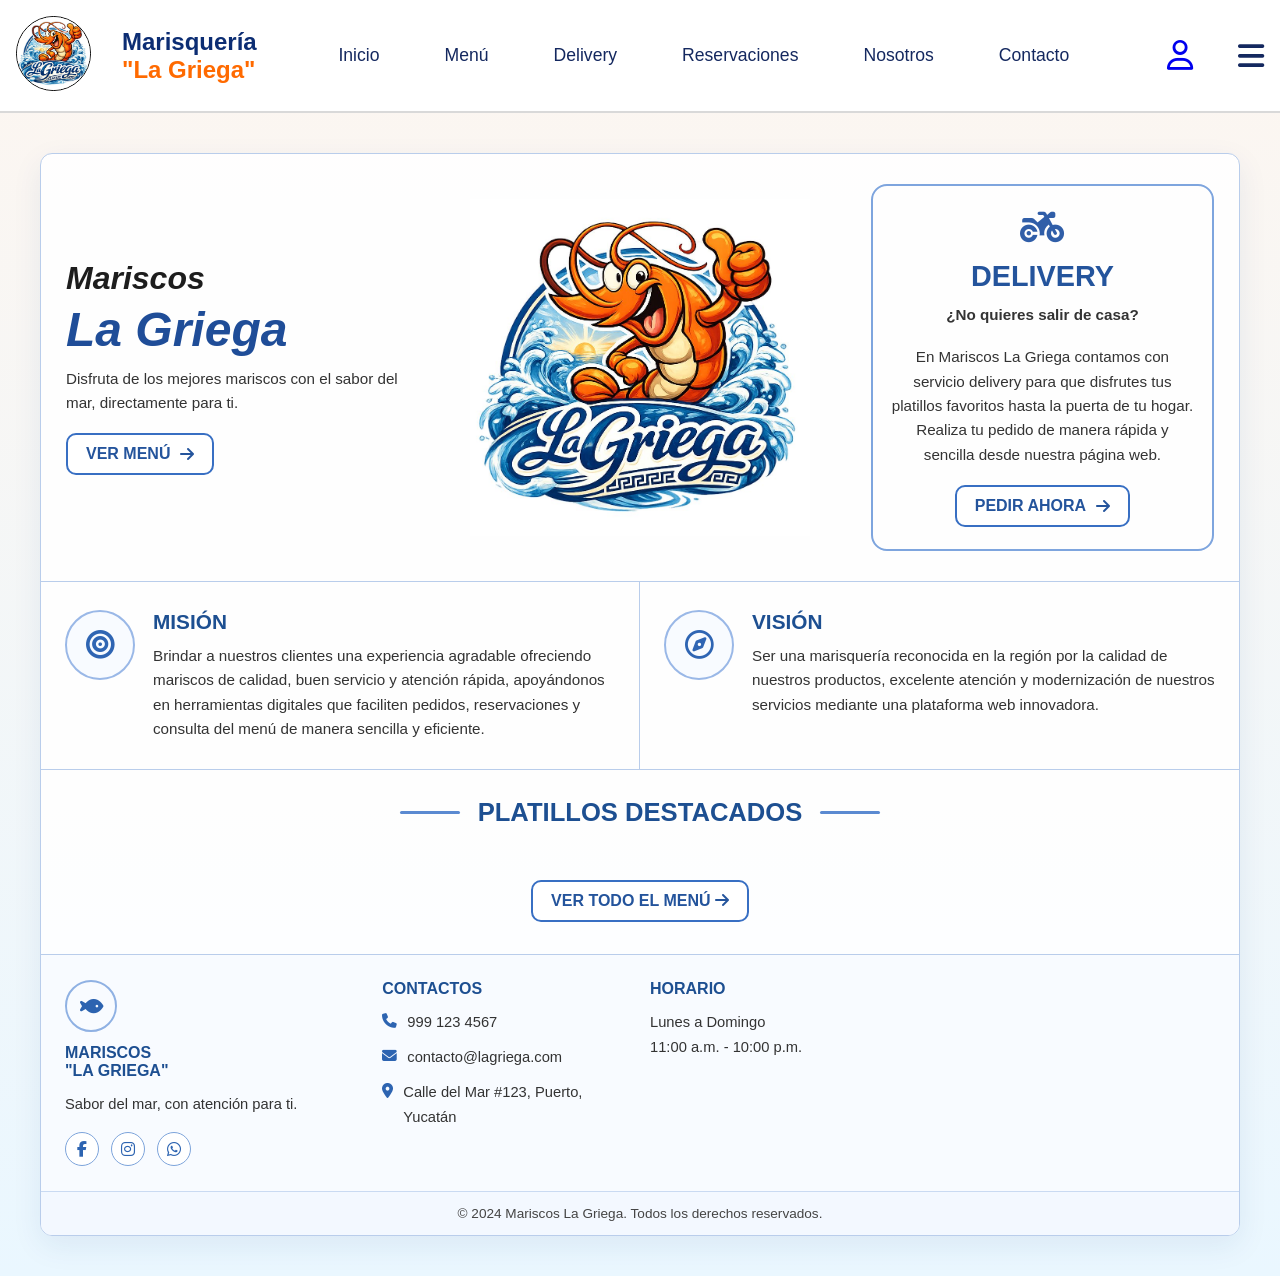
<file: index.html>
<!DOCTYPE html>
<html lang="es">
<head>
    <meta charset="UTF-8">
    <meta name="viewport" content="width=device-width, initial-scale=1.0">
    <title>Marisquería La Griega</title>

    <link rel="stylesheet" href="styles/style1.css">

    <!-- ICONOS -->
    <link rel="stylesheet" href="https://cdnjs.cloudflare.com/ajax/libs/font-awesome/6.5.1/css/all.min.css">
</head>
<body>

    <!-- ENCABEZADO -->
    <header class="header">
        <div class="logo">
            <a href="index.html" class="imgLogo">
                <img src="img/logoGriega.jpeg" alt="logoGriega">
            </a>
            <div class="titulo">
                <h1>Marisquería</h1>
                <h1>"La Griega"</h1>
            </div>
        </div>

        <ul>
            <li><a href="index.html">Inicio</a></li>
            <li><a href="menu.html">Menú</a></li>
            <li><a href="delivery.html">Delivery</a></li>
            <li><a href="reservaciones.html">Reservaciones</a></li>
            <li><a href="#">Nosotros</a></li>
            <li><a href="#">Contacto</a></li>
        </ul>

        <div class="iconos">
            <a href="Login.html"><i class="fa-regular fa-user"></i></a>
            <i class="fa-solid fa-bars"></i>
        </div>
    </header>

    <!--INICIO-->
    <main class="main-inicio">
        <!-- HERO -->
        <section class="hero-griega">
            <div class="hero-info">
                <h2>Mariscos</h2>
                <h1>La Griega</h1>
                <p>
                    Disfruta de los mejores mariscos con el sabor del mar,
                    directamente para ti.
                </p>
                <a href="menu.html" class="btn-outline">VER MENÚ <i class="fa-solid fa-arrow-right"></i></a>
            </div>
    
            <div class="hero-logo">
                <img src="img/logoGriega.jpeg" alt="Logo La Griega">
            </div>
    
            <div class="hero-delivery">
                <div class="delivery-icono">
                    <i class="fa-solid fa-motorcycle"></i>
                </div>
                <h3>DELIVERY</h3>
                <p class="delivery-subtitulo">¿No quieres salir de casa?</p>
                <p>
                    En Mariscos La Griega contamos con servicio delivery para que
                    disfrutes tus platillos favoritos hasta la puerta de tu hogar.
                    Realiza tu pedido de manera rápida y sencilla desde nuestra página web.
                </p>
                <a href="#" class="btn-outline">PEDIR AHORA <i class="fa-solid fa-arrow-right"></i></a>
            </div>
        </section>
    
        <!-- MISION Y VISION -->
        <section class="info-negocio">
            <article class="card-info">
                <div class="circulo-info">
                    <i class="fa-solid fa-bullseye"></i>
                </div>
                <div>
                    <h3>MISIÓN</h3>
                    <p>
                        Brindar a nuestros clientes una experiencia agradable ofreciendo
                        mariscos de calidad, buen servicio y atención rápida, apoyándonos
                        en herramientas digitales que faciliten pedidos, reservaciones
                        y consulta del menú de manera sencilla y eficiente.
                    </p>
                </div>
            </article>
    
            <article class="card-info">
                <div class="circulo-info">
                    <i class="fa-regular fa-compass"></i>
                </div>
                <div>
                    <h3>VISIÓN</h3>
                    <p>
                        Ser una marisquería reconocida en la región por la calidad
                        de nuestros productos, excelente atención y modernización de
                        nuestros servicios mediante una plataforma web innovadora.
                    </p>
                </div>
            </article>
        </section>

        <!-- PLATILLOS DESTACADOS -->
        <section class="platillos-destacados">
            <div class="titulo-seccion">
                <span></span>
                <h2>PLATILLOS DESTACADOS</h2>
                <span></span>
            </div>

            <div class="grid-platillos" id="grid-platillos">
                <!-- Los platillos se cargarán desde Supabase -->
            </div>

            <a href="menu.html" class="btn-outline centro">VER TODO EL MENÚ <i class="fa-solid fa-arrow-right"></i></a>
        </section>
    
        <!-- FOOTER INFO -->
        <section class="footer-info">
            <div class="footer-col">
                <div class="footer-logo-mini">
                    <i class="fa-solid fa-fish"></i>
                </div>
                <h4>MARISCOS<br>"LA GRIEGA"</h4>
                <p>Sabor del mar, con atención para ti.</p>
                <div class="redes">
                    <a href="#"><i class="fa-brands fa-facebook-f"></i></a>
                    <a href="#"><i class="fa-brands fa-instagram"></i></a>
                    <a href="#"><i class="fa-brands fa-whatsapp"></i></a>
                </div>
            </div>
    
            <div class="footer-col">
                <h4>CONTACTOS</h4>
                <ul class="lista-contacto">
                    <li><i class="fa-solid fa-phone"></i> 999 123 4567</li>
                    <li><i class="fa-solid fa-envelope"></i> contacto@lagriega.com</li>
                    <li><i class="fa-solid fa-location-dot"></i> Calle del Mar #123, Puerto, Yucatán</li>
                </ul>
            </div>
    
            <div class="footer-col">
                <h4>HORARIO</h4>
                <p>Lunes a Domingo</p>
                <p>11:00 a.m. - 10:00 p.m.</p>
            </div>
        </section>
    
        <div class="copy">
            <p>© 2024 Mariscos La Griega. Todos los derechos reservados.</p>
        </div>
    </main>

    <script type="module" src="js/index.js"></script>
</body>
</html>
</file>
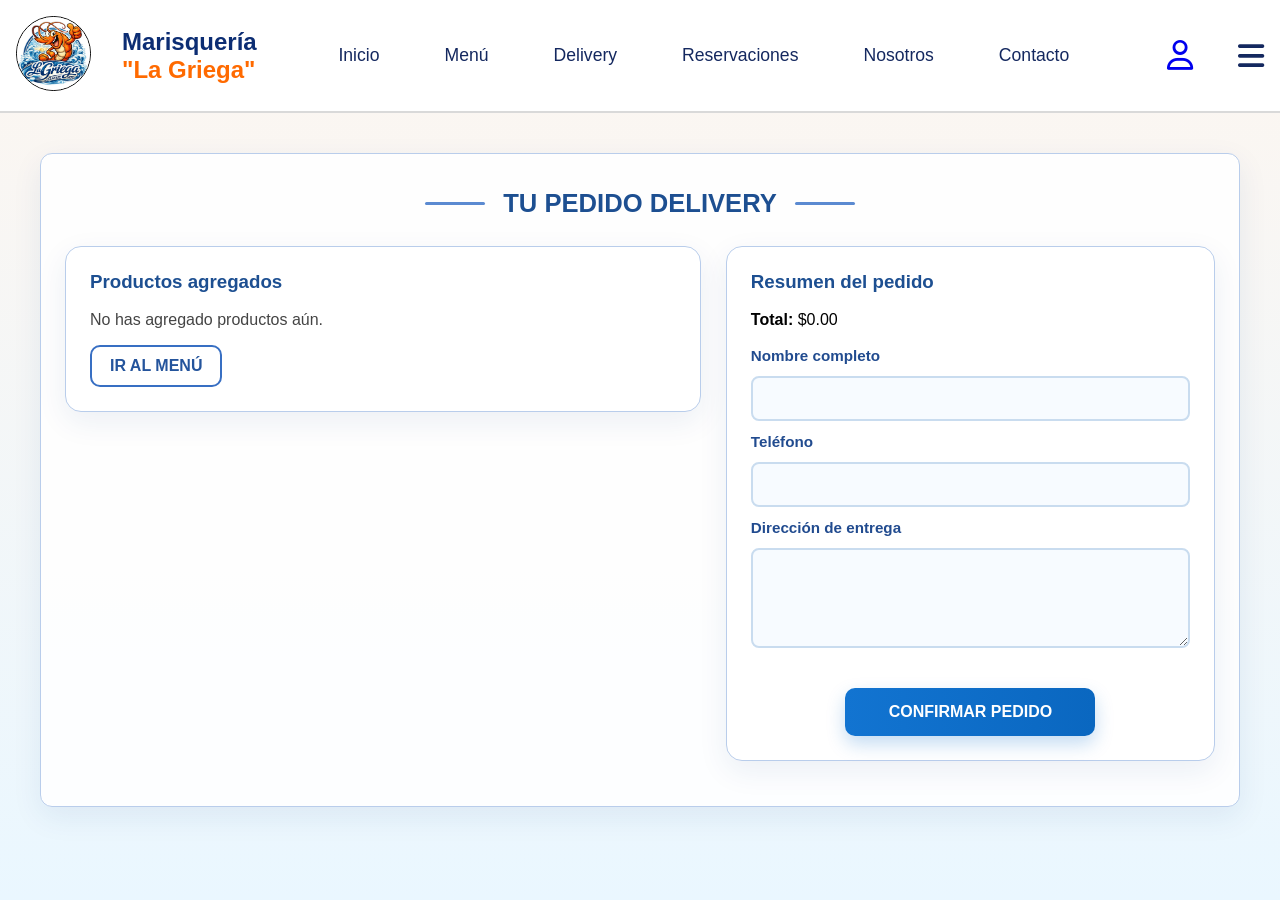
<file: delivery.html>
<!DOCTYPE html>
<html lang="es">
<head>
    <meta charset="UTF-8">
    <meta name="viewport" content="width=device-width, initial-scale=1.0">
    <title>Delivery | Marisquería La Griega</title>

    <link rel="stylesheet" href="styles/style1.css">
    <link rel="stylesheet" href="https://cdnjs.cloudflare.com/ajax/libs/font-awesome/6.5.1/css/all.min.css">
</head>
<body>

    <header class="header">
        <div class="logo">
            <a href="index.html" class="imgLogo">
                <img src="img/logoGriega.jpeg" alt="logoGriega">
            </a>
            <div class="titulo">
                <h1>Marisquería</h1>
                <h1>"La Griega"</h1>
            </div>
        </div>

        <ul>
            <li><a href="index.html">Inicio</a></li>
            <li><a href="menu.html">Menú</a></li>
            <li><a href="delivery.html">Delivery</a></li>
            <li><a href="reservaciones.html">Reservaciones</a></li>
            <li><a href="#">Nosotros</a></li>
            <li><a href="#">Contacto</a></li>
        </ul>

        <div class="iconos">
            <a href="Login.html"><i class="fa-regular fa-user"></i></a>
            <i class="fa-solid fa-bars"></i>
        </div>
    </header>

    <main class="main-inicio">
        <section class="seccion-delivery">
            <div class="titulo-seccion">
                <span></span>
                <h2>TU PEDIDO DELIVERY</h2>
                <span></span>
            </div>

            <div class="contenedor-delivery">
                <div class="pedido-lista">
                    <h3>Productos agregados</h3>
                    <div id="lista-pedido"></div>
                </div>

                <div class="resumen-pedido">
                    <h3>Resumen del pedido</h3>
                    <p><strong>Total:</strong> <span id="total-pedido">$0.00</span></p>

                    <form id="form-delivery" class="form-delivery">
                        <label for="nombre-cliente">Nombre completo</label>
                        <input type="text" id="nombre-cliente" required>

                        <label for="telefono-cliente">Teléfono</label>
                        <input type="text" id="telefono-cliente" required>

                        <label for="direccion-cliente">Dirección de entrega</label>
                        <textarea id="direccion-cliente" rows="4" required></textarea>

                        <button type="submit" class="btn-principal">CONFIRMAR PEDIDO</button>
                    </form>
                </div>
            </div>
        </section>
    </main>

    <script type="module" src="js/delivery.js"></script>
</body>
</html>
</file>
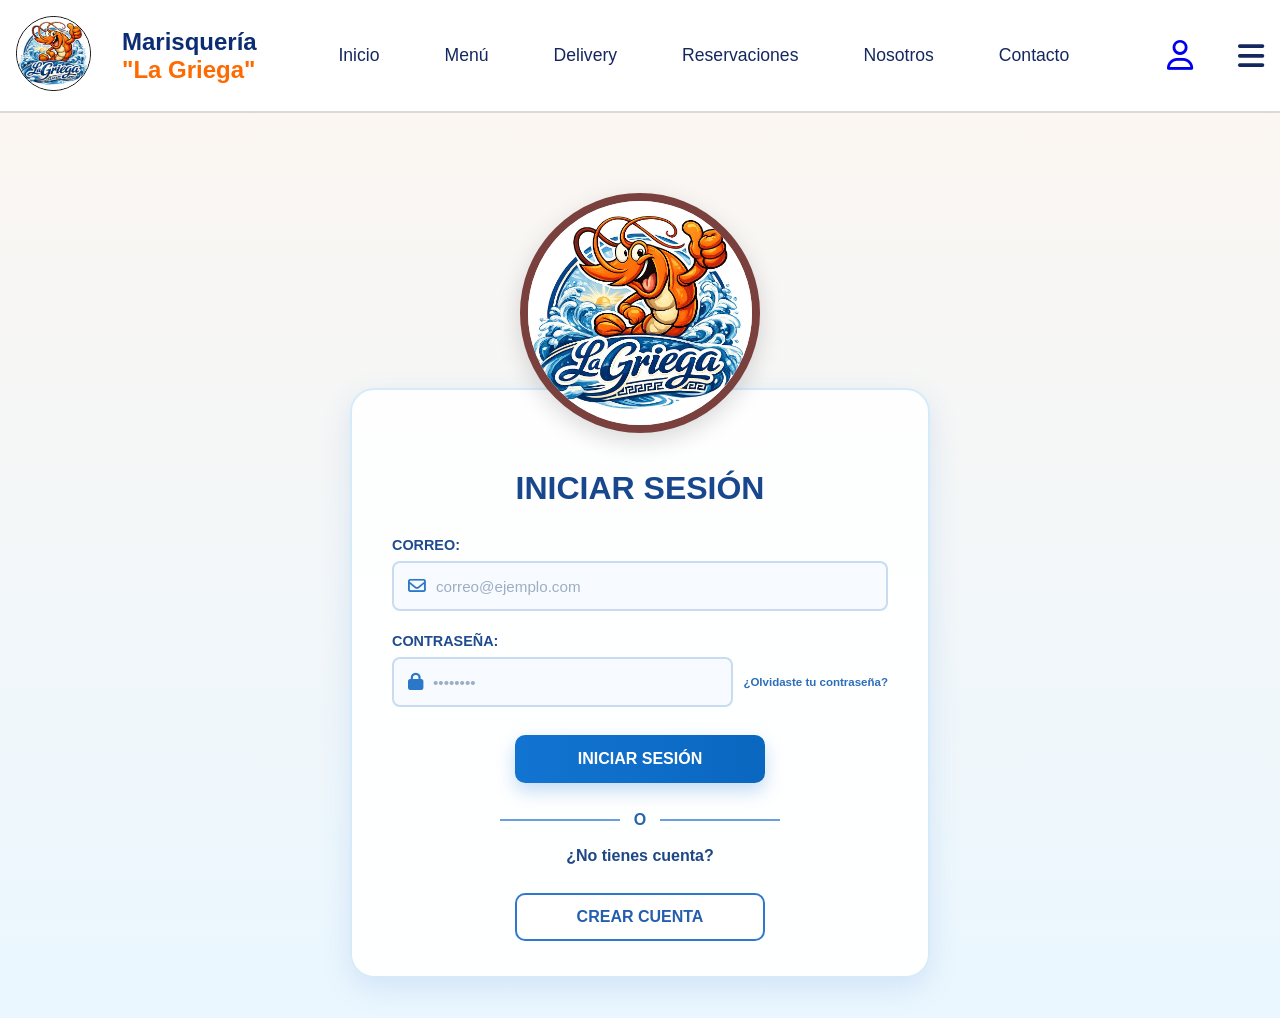
<file: Login.html>
<!DOCTYPE html>
<html lang="es">
<head>
    <meta charset="UTF-8">
    <meta name="viewport" content="width=device-width, initial-scale=1.0">
    <title>Marisquería La Griega</title>

    <link rel="stylesheet" href="styles/style1.css">

    <!-- ICONOS -->
    <link rel="stylesheet" href="https://cdnjs.cloudflare.com/ajax/libs/font-awesome/6.5.1/css/all.min.css">
</head>
<body>

    <!-- ENCABEZADO -->
    <header class="header">
        <div class="logo">
            <a href="index.html" class="imgLogo">
                <img src="img/logoGriega.jpeg" alt="logoGriega">
            </a>
            <div class="titulo">
                <h1>Marisquería</h1>
                <h1>"La Griega"</h1>
            </div>
        </div>

        <ul>
            <li><a href="index.html">Inicio</a></li>
            <li><a href="menu.html">Menú</a></li>
            <li><a href="delivery.html">Delivery</a></li>
            <li><a href="reservaciones.html">Reservaciones</a></li>
            <li><a href="#">Nosotros</a></li>
            <li><a href="#">Contacto</a></li>
        </ul>

        <div class="iconos">
            <a href="index.html"><i class="fa-regular fa-user"></i></a>
            <i class="fa-solid fa-bars"></i>
        </div>
    </header>

    <!-- INICIO DE SESIÓN -->
    <main class="pantalla-login">
        <div class="logo-circulo">
            <img src="img/logoGriega.jpeg" alt="Logo La Griega">
        </div>

        <section class="card-login">
            <div class="titulo-decorado">
                <h2> INICIAR SESIÓN</h2>
            </div>

            <form class="formulario">
                <label for="correo">CORREO:</label>
                <div class="input-icono">
                    <i class="fa-regular fa-envelope icono"></i>
                    <input type="email" id="correo" placeholder="correo@ejemplo.com">
                </div>

                <label for="password">CONTRASEÑA:</label>
                <div class="grupo-password">
                    <div class="input-icono">
                        <i class="fa-solid fa-lock icono"></i>
                        <input type="password" id="password" placeholder="••••••••">
                    </div>
                    <a href="#" class="link-ayuda">¿Olvidaste tu contraseña?</a>
                </div>

                <button type="submit" class="btn-principal">INICIAR SESIÓN</button>

                <div class="divisor">
                    <span></span>
                    <p>O</p>
                    <span></span>
                </div>

                <p class="texto-registro">¿No tienes cuenta?</p>
                <button type="button" class="btn-secundario">CREAR CUENTA</button>
            </form>
        </section>
    </main>

</body>
</html>
</file>
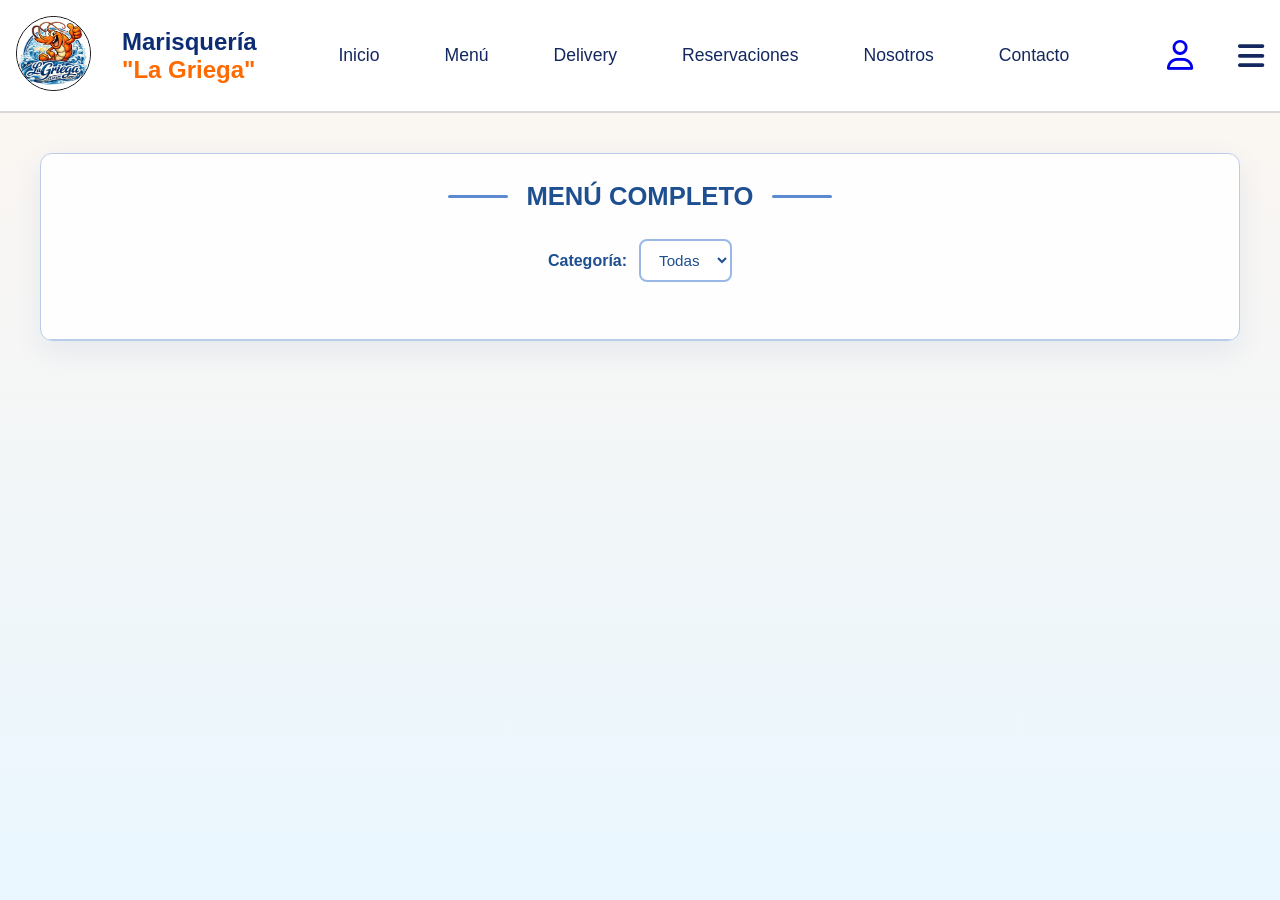
<file: menu.html>
<!DOCTYPE html>
<html lang="es">
<head>
    <meta charset="UTF-8">
    <meta name="viewport" content="width=device-width, initial-scale=1.0">
    <title>Menú | Marisquería La Griega</title>

    <link rel="stylesheet" href="styles/style1.css">

    <!-- ICONOS -->
    <link rel="stylesheet" href="https://cdnjs.cloudflare.com/ajax/libs/font-awesome/6.5.1/css/all.min.css">
</head>
<body>

    <!-- ENCABEZADO -->
    <header class="header">
        <div class="logo">
            <a href="index.html" class="imgLogo">
                <img src="img/logoGriega.jpeg" alt="logoGriega">
            </a>
            <div class="titulo">
                <h1>Marisquería</h1>
                <h1>"La Griega"</h1>
            </div>
        </div>

        <ul>
            <li><a href="index.html">Inicio</a></li>
            <li><a href="menu.html">Menú</a></li>
            <li><a href="delivery.html">Delivery</a></li>
            <li><a href="reservaciones.html">Reservaciones</a></li>
            <li><a href="#">Nosotros</a></li>
            <li><a href="#">Contacto</a></li>
        </ul>

        <div class="iconos">
            <a href="Login.html"><i class="fa-regular fa-user"></i></a>
            <i class="fa-solid fa-bars"></i>
        </div>
    </header>

    <main class="main-inicio">
        <section class="platillos-destacados">
            <div class="titulo-seccion">
                <span></span>
                <h2>MENÚ COMPLETO</h2>
                <span></span>
            </div>

            <div class="filtros-menu">
                <label for="filtro-categoria">Categoría:</label>
                <select id="filtro-categoria">
                    <option value="">Todas</option>
                </select>
            </div>

            <div class="grid-platillos" id="grid-menu-completo">
                <!-- Productos cargados desde Supabase -->
            </div>
        </section>
    </main>

    <script type="module" src="js/menu.js"></script>
</body>
</html>
</file>
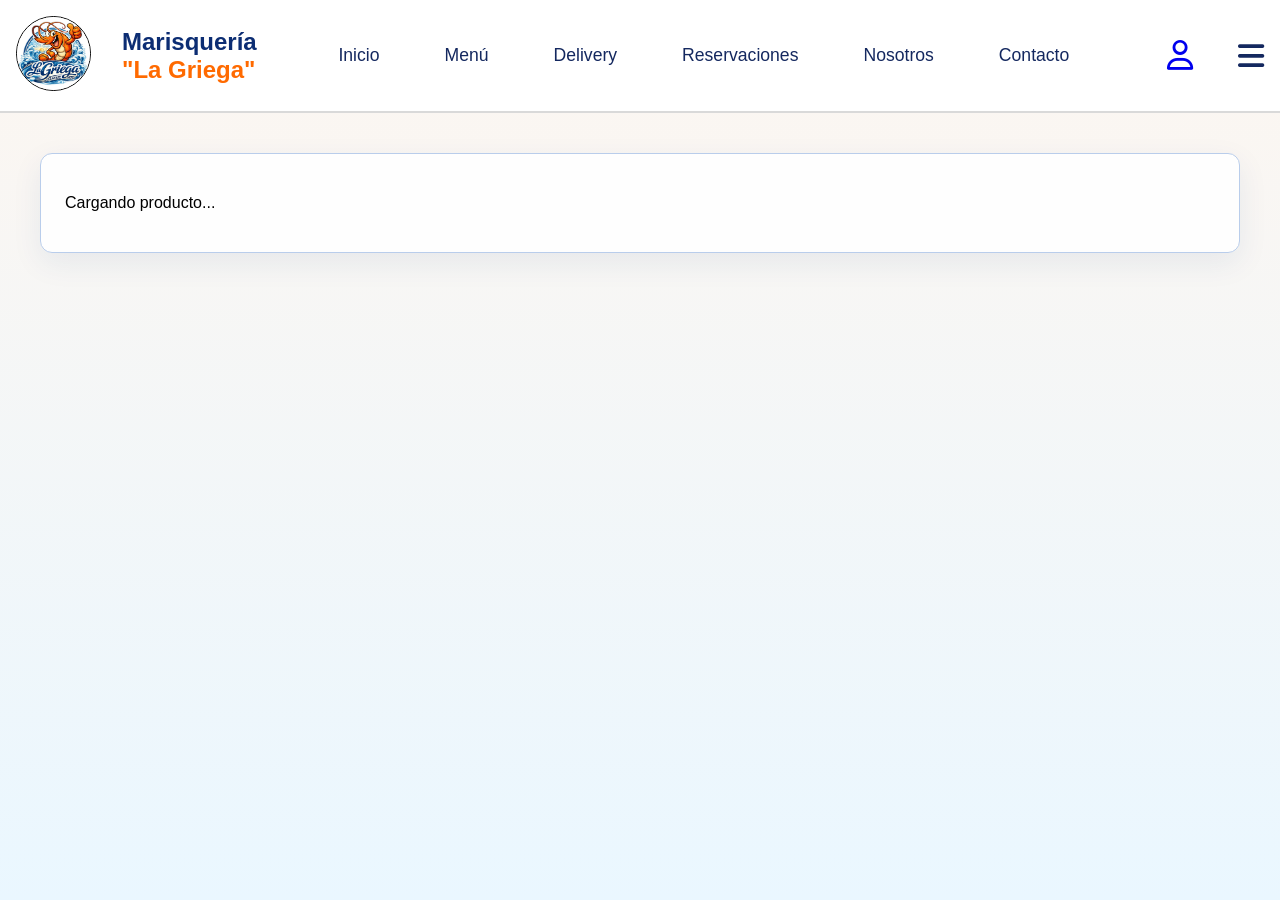
<file: producto.html>
<!DOCTYPE html>
<html lang="es">
<head>
    <meta charset="UTF-8">
    <meta name="viewport" content="width=device-width, initial-scale=1.0">
    <title>Detalle del producto | Marisquería La Griega</title>

    <link rel="stylesheet" href="styles/style1.css">

    <!-- ICONOS -->
    <link rel="stylesheet" href="https://cdnjs.cloudflare.com/ajax/libs/font-awesome/6.5.1/css/all.min.css">
</head>
<body>

    <!-- ENCABEZADO -->
    <header class="header">
        <div class="logo">
            <a href="index.html" class="imgLogo">
                <img src="img/logoGriega.jpeg" alt="logoGriega">
            </a>
            <div class="titulo">
                <h1>Marisquería</h1>
                <h1>"La Griega"</h1>
            </div>
        </div>

        <ul>
            <li><a href="index.html">Inicio</a></li>
            <li><a href="menu.html">Menú</a></li>
            <li><a href="delivery.html">Delivery</a></li>
            <li><a href="reservaciones.html">Reservaciones</a></li>
            <li><a href="#">Nosotros</a></li>
            <li><a href="#">Contacto</a></li>
        </ul>

        <div class="iconos">
            <a href="Login.html"><i class="fa-regular fa-user"></i></a>
            <i class="fa-solid fa-bars"></i>
        </div>
    </header>

    <main class="main-inicio">
        <section class="detalle-producto" id="detalle-producto">
            <p>Cargando producto...</p>
        </section>
    </main>

    <script type="module" src="js/producto.js"></script>
</body>
</html>
</file>
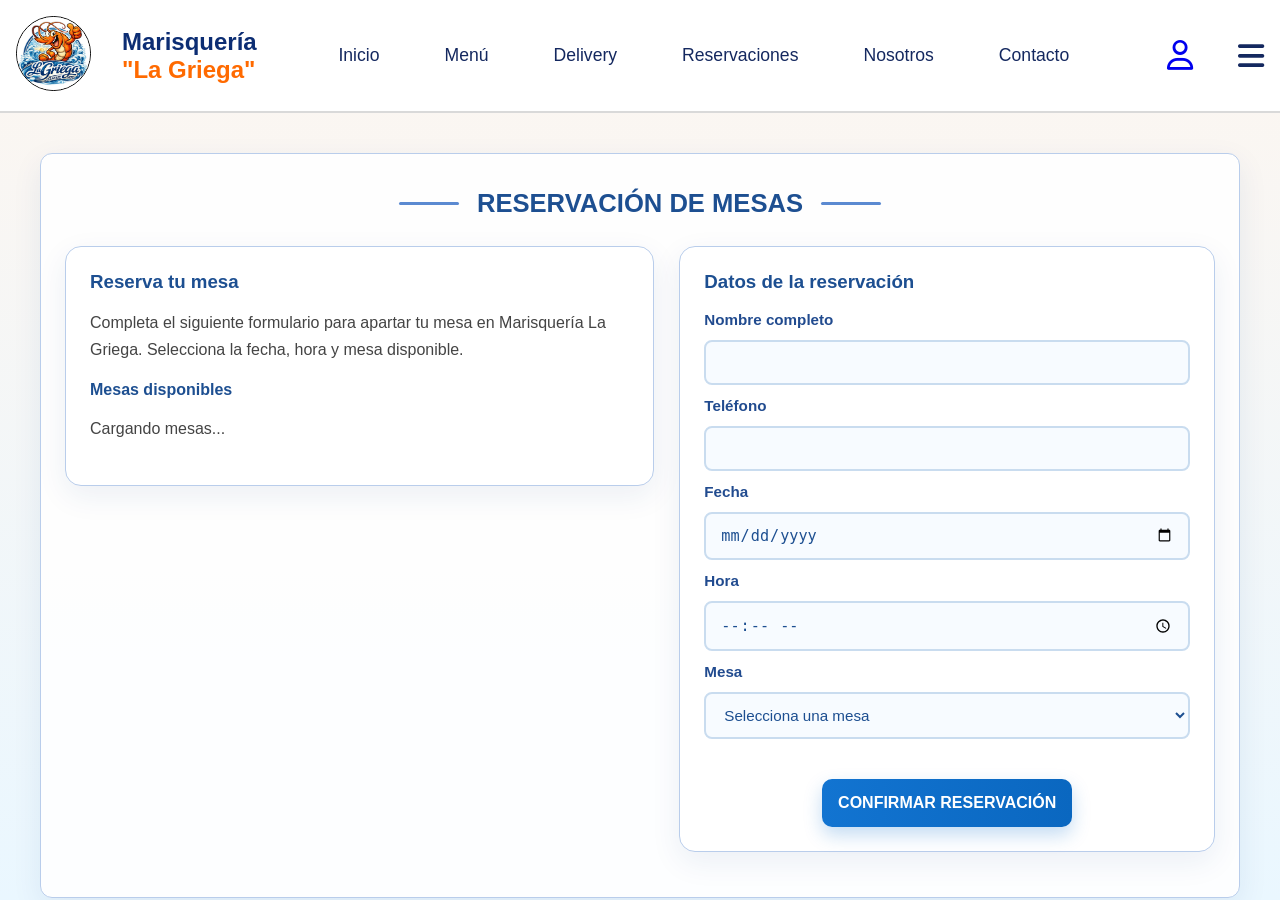
<file: reservaciones.html>
<!DOCTYPE html>
<html lang="es">
<head>
  <meta charset="UTF-8">
  <meta name="viewport" content="width=device-width, initial-scale=1.0">
  <title>Reservaciones | Marisquería La Griega</title>

  <link rel="stylesheet" href="styles/style1.css">
  <link rel="stylesheet" href="https://cdnjs.cloudflare.com/ajax/libs/font-awesome/6.5.1/css/all.min.css">
</head>
<body>

  <header class="header">
    <div class="logo">
      <a href="index.html" class="imgLogo">
        <img src="img/logoGriega.jpeg" alt="logoGriega">
      </a>
      <div class="titulo">
        <h1>Marisquería</h1>
        <h1>"La Griega"</h1>
      </div>
    </div>

    <ul>
      <li><a href="index.html">Inicio</a></li>
      <li><a href="menu.html">Menú</a></li>
      <li><a href="delivery.html">Delivery</a></li>
      <li><a href="reservaciones.html">Reservaciones</a></li>
      <li><a href="#">Nosotros</a></li>
      <li><a href="#">Contacto</a></li>
    </ul>

    <div class="iconos">
      <a href="login.html"><i class="fa-regular fa-user"></i></a>
      <i class="fa-solid fa-bars"></i>
    </div>
  </header>

  <main class="main-inicio">
    <section class="seccion-reservacion">
      <div class="titulo-seccion">
        <span></span>
        <h2>RESERVACIÓN DE MESAS</h2>
        <span></span>
      </div>

      <div class="contenedor-reservacion">
        <div class="info-reservacion">
          <h3>Reserva tu mesa</h3>
          <p>
            Completa el siguiente formulario para apartar tu mesa en Marisquería La Griega.
            Selecciona la fecha, hora y mesa disponible.
          </p>

          <div class="lista-mesas-box">
            <h4>Mesas disponibles</h4>
            <div id="lista-mesas" class="lista-mesas">
              <p>Cargando mesas...</p>
            </div>
          </div>
        </div>

        <div class="formulario-reservacion-box">
          <h3>Datos de la reservación</h3>

          <form id="form-reservacion" class="form-reservacion">
            <label for="nombre-reserva">Nombre completo</label>
            <input type="text" id="nombre-reserva" required>

            <label for="telefono-reserva">Teléfono</label>
            <input type="text" id="telefono-reserva" required>

            <label for="fecha-reserva">Fecha</label>
            <input type="date" id="fecha-reserva" required>

            <label for="hora-reserva">Hora</label>
            <input type="time" id="hora-reserva" required>

            <label for="mesa-reserva">Mesa</label>
            <select id="mesa-reserva" required>
              <option value="">Selecciona una mesa</option>
            </select>

            <button type="submit" class="btn-principal">CONFIRMAR RESERVACIÓN</button>
          </form>

          <div id="mensaje-reservacion"></div>
        </div>
      </div>
    </section>
  </main>

  <script type="module" src="js/reservaciones.js"></script>
</body>
</html>
</file>
<file: styles/style1.css>
*{
    margin: 0;
    padding: 0;
    box-sizing: border-box;
}

a{
    text-decoration: none;
}

body{
    background: linear-gradient(180deg, #fdf6f0 0%, #eaf7ff 100%);
    font-family: Arial, sans-serif;
    min-height: 100vh;
}

/* HEADER */
.header{
    background-color: white;
    padding: 1rem 0;
    display: flex;
    justify-content: space-between;
    align-items: center;
    border-bottom: 2px solid #d9d9d9;
}

.logo{
    display: flex;
    gap: 15px;
    align-items: center;
}

.logo img{
    width: 75px;
    height: 75px;
    max-width: 75px;
    margin: 0 1rem;
    border: 1px solid black;
    border-radius: 50%;
    object-fit: cover;
}

.titulo h1{
    color: #0c2d73;
    font-weight: bold;
    font-size: 1.5rem;
}

.titulo h1:last-child{
    color: #ff6a00;
}

.header ul{
    list-style: none;
    display: flex;
    padding: 1rem;
    gap: 45px;
}

.header ul li a{
    font-size: 1.1rem;
    color: #14285f;
    padding: 10px;
    transition: 0.3s;
}

.header ul li a:hover{
    border-bottom: 2px solid #14285f;
}

.iconos{
    display: flex;
    align-items: center;
    gap: 45px;
    color: #14285f;
    font-size: 30px;
    cursor: pointer;
    margin: 0 1rem;
}

/* LOGIN */
.pantalla-login{
    width: 100%;
    max-width: 580px;
    margin: 80px auto 40px;
    display: flex;
    flex-direction: column;
    align-items: center;
    position: relative;
}

.logo-circulo{
    width: 240px;
    height: 240px;
    border-radius: 50%;
    border: 8px solid #7a403d;
    overflow: hidden;
    background: #fff;
    display: flex;
    justify-content: center;
    align-items: center;
    margin-bottom: -45px;
    z-index: 2;
    box-shadow: 0 8px 25px rgba(0, 0, 0, 0.15);
}

.logo-circulo img{
    width: 100%;
    height: 100%;
    object-fit: cover;
}

.card-login{
    width: 100%;
    background: rgba(255, 255, 255, 0.95);
    border-radius: 24px;
    padding: 80px 40px 35px;
    border: 2px solid #d6ebfa;
    box-shadow: 0 10px 30px rgba(68, 124, 199, 0.15);
}

.titulo-decorado{
    display: flex;
    justify-content: center;
    align-items: center;
    gap: 16px;
    margin-bottom: 30px;
}

.titulo-decorado h2{
    color: #18478e;
    font-size: 2rem;
    font-weight: bold;
}

.formulario label{
    display: block;
    margin-bottom: 8px;
    font-size: 0.9rem;
    font-weight: bold;
    color: #214b8f;
}

.input-icono{
    display: flex;
    align-items: center;
    height: 50px;
    border: 2px solid #c9dcef;
    border-radius: 8px;
    background: #f7fbff;
    padding: 0 14px;
    margin-bottom: 22px;
}

.icono{
    color: #2b78c9;
    font-size: 1.1rem;
    margin-right: 10px;
}

.input-icono input{
    width: 100%;
    border: none;
    outline: none;
    background: transparent;
    font-size: 0.95rem;
    color: #1d4f91;
}

.input-icono input::placeholder{
    color: #9caec4;
}

.grupo-password{
    display: flex;
    align-items: center;
    gap: 10px;
}

.grupo-password .input-icono{
    flex: 1;
    margin-bottom: 0;
}

.link-ayuda{
    font-size: 0.72rem;
    color: #2d6eb9;
    font-weight: bold;
    white-space: nowrap;
}

.link-ayuda:hover{
    text-decoration: underline;
}

.btn-principal,
.btn-secundario{
    width: 100%;
    max-width: 250px;
    height: 48px;
    display: block;
    margin: 28px auto 0;
    border-radius: 10px;
    font-size: 1rem;
    font-weight: bold;
    cursor: pointer;
    transition: 0.3s ease;
}

.btn-principal{
    border: none;
    color: white;
    background: linear-gradient(90deg, #1274d1 0%, #0a67c0 100%);
    box-shadow: 0 8px 18px rgba(18, 116, 209, 0.25);
}

.btn-principal:hover{
    transform: translateY(-2px);
    filter: brightness(1.05);
}

.divisor{
    display: flex;
    align-items: center;
    justify-content: center;
    gap: 14px;
    margin: 28px 0 18px;
}

.divisor span{
    flex: 1;
    max-width: 120px;
    height: 2px;
    background: #6aa1dc;
}

.divisor p{
    color: #2a64aa;
    font-weight: bold;
}

.texto-registro{
    text-align: center;
    color: #1f4685;
    font-weight: bold;
    margin-bottom: 14px;
}

.btn-secundario{
    background: white;
    border: 2px solid #2e79cf;
    color: #245fae;
}

.btn-secundario:hover{
    background: #f3f9ff;
    transform: translateY(-2px);
}
/* ===== MAIN INICIO ===== */
.main-inicio{
    width: 95%;
    max-width: 1200px;
    margin: 40px auto;
    background: rgba(255,255,255,0.9);
    border: 1px solid #b9cdeb;
    border-radius: 12px;
    overflow: hidden;
    box-shadow: 0 10px 30px rgba(31, 70, 133, 0.08);
}

/* HERO */
.hero-griega{
    display: grid;
    grid-template-columns: 1fr 1.2fr 1fr;
    gap: 25px;
    align-items: center;
    padding: 30px 25px;
    border-bottom: 1px solid #b9cdeb;
}

.hero-info h2{
    font-size: 2rem;
    color: #1d1d1d;
    font-style: italic;
    margin-bottom: 5px;
}

.hero-info h1{
    font-size: 3rem;
    color: #1f4d98;
    margin-bottom: 10px;
    font-style: italic;
}


.hero-info p,
.hero-delivery p{
    color: #333;
    line-height: 1.6;
    font-size: 0.95rem;
    margin-bottom: 18px;
}

.hero-logo{
    display: flex;
    justify-content: center;
    align-items: center;
}

.hero-logo img{
    width: 100%;
    max-width: 340px;
    height: auto;
    object-fit: contain;
}

.hero-delivery{
    border: 2px solid #7ea5de;
    border-radius: 16px;
    padding: 22px 18px;
    text-align: center;
}

.delivery-icono{
    font-size: 2.2rem;
    color: #305ea8;
    margin-bottom: 12px;
}

.hero-delivery h3{
    color: #24549c;
    font-size: 1.8rem;
    margin-bottom: 10px;
}

.delivery-subtitulo{
    color: #24549c;
    font-weight: bold;
    margin-bottom: 10px;
}

/* BOTONES */
.btn-outline{
    display: inline-flex;
    align-items: center;
    gap: 10px;
    border: 2px solid #386fc3;
    color: #24549c;
    padding: 10px 18px;
    border-radius: 10px;
    font-weight: bold;
    transition: 0.3s ease;
    background: white;
}

.btn-outline:hover{
    background: #edf5ff;
    transform: translateY(-2px);
}

.btn-outline.centro{
    display: table;
    margin: 25px auto 0;
}

.btn-outline.pequeno{
    padding: 10px 14px;
    font-size: 0.9rem;
}

/* MISION Y VISION */
.info-negocio{
    display: grid;
    grid-template-columns: 1fr 1fr;
    border-bottom: 1px solid #b9cdeb;
}

.card-info{
    display: flex;
    gap: 18px;
    padding: 28px 24px;
    align-items: flex-start;
}

.card-info:first-child{
    border-right: 1px solid #b9cdeb;
}

.circulo-info{
    min-width: 70px;
    height: 70px;
    border: 2px solid #9ab8e7;
    border-radius: 50%;
    display: flex;
    justify-content: center;
    align-items: center;
    color: #2f65b3;
    font-size: 1.8rem;
    background: #f8fbff;
}

.card-info h3{
    color: #1d4f91;
    margin-bottom: 10px;
    font-size: 1.3rem;
}

.card-info p{
    color: #333;
    line-height: 1.6;
    font-size: 0.95rem;
}

/* PLATILLOS */
.platillos-destacados{
    padding: 28px 24px 32px;
    border-bottom: 1px solid #b9cdeb;
}

.titulo-seccion{
    display: flex;
    justify-content: center;
    align-items: center;
    gap: 18px;
    margin-bottom: 28px;
}

.titulo-seccion h2{
    color: #1d4f91;
    font-size: 1.6rem;
}

.titulo-seccion span{
    width: 60px;
    height: 3px;
    background: #5b8ad1;
    border-radius: 30px;
}

.grid-platillos{
    display: grid;
    grid-template-columns: repeat(5, 1fr);
    gap: 18px;
}

.platillo{
    text-align: center;
}

.img-placeholder{
    width: 100%;
    height: 140px;
    border: 2px solid #9ab8e7;
    background-color: #fff;
    border-radius: 6px;
    margin-bottom: 10px;
}

.platillo p{
    color: #1f4d98;
    font-weight: bold;
}

/* FOOTER INFO */
.footer-info{
    display: grid;
    grid-template-columns: 1.2fr 1fr 1.2fr 1fr;
    gap: 20px;
    padding: 25px 24px;
    background: #f8fbff;
}

.footer-col h4{
    color: #1d4f91;
    margin-bottom: 12px;
    font-size: 1rem;
}

.footer-col p,
.footer-col li{
    color: #333;
    font-size: 0.92rem;
    line-height: 1.7;
}

.footer-logo-mini{
    width: 52px;
    height: 52px;
    border: 2px solid #8fb1e3;
    border-radius: 50%;
    display: flex;
    justify-content: center;
    align-items: center;
    color: #2c63b0;
    font-size: 1.3rem;
    margin-bottom: 12px;
}

.redes{
    display: flex;
    gap: 12px;
    margin-top: 15px;
}

.redes a{
    width: 34px;
    height: 34px;
    border: 1px solid #7da4db;
    border-radius: 50%;
    display: flex;
    justify-content: center;
    align-items: center;
    color: #2d64b1;
    background: white;
    transition: 0.3s;
}

.redes a:hover{
    background: #edf5ff;
}

.lineas-mini{
    width: 90px;
    height: 3px;
    background: #5b8ad1;
    border-radius: 20px;
    margin-bottom: 18px;
}

.lista-contacto{
    list-style: none;
}

.lista-contacto li{
    margin-bottom: 10px;
    display: flex;
    gap: 10px;
    align-items: flex-start;
}

.lista-contacto i{
    color: #2d64b1;
    margin-top: 4px;
}

.copy{
    text-align: center;
    padding: 14px 10px;
    border-top: 1px solid #c9daf2;
    background: #f3f8ff;
}

.copy p{
    color: #444;
    font-size: 0.85rem;
}

.platillo h3{
    color: #1d4f91;
    font-size: 1rem;
    margin-bottom: 6px;
}

.platillo small{
    display: block;
    margin-top: 6px;
    color: #666;
    font-size: 0.85rem;
}

.filtros-menu{
    display: flex;
    justify-content: center;
    align-items: center;
    gap: 12px;
    margin-bottom: 25px;
    flex-wrap: wrap;
}

.filtros-menu label{
    color: #1d4f91;
    font-weight: bold;
}

.filtros-menu select{
    padding: 10px 14px;
    border: 2px solid #9ab8e7;
    border-radius: 8px;
    background: white;
    color: #1d4f91;
    font-size: 0.95rem;
    outline: none;
}

.platillo h3{
    color: #1d4f91;
    font-size: 1rem;
    margin-bottom: 6px;
}

.platillo p{
    color: #1f4d98;
    font-weight: bold;
    margin-bottom: 4px;
}

.platillo small{
    display: block;
    margin-top: 6px;
    color: #666;
    font-size: 0.85rem;
}

.link-platillo{
    display: block;
    color: inherit;
}

.link-platillo:hover{
    transform: translateY(-3px);
}

.detalle-producto{
    padding: 40px 24px;
}

.detalle-card{
    display: grid;
    grid-template-columns: 1fr 1.2fr;
    gap: 30px;
    align-items: center;
    background: #fff;
    border: 1px solid #b9cdeb;
    border-radius: 16px;
    padding: 30px;
    box-shadow: 0 10px 30px rgba(31, 70, 133, 0.08);
}

.detalle-imagen .img-placeholder{
    height: 300px;
    margin-bottom: 0;
}

.detalle-info h2{
    color: #1d4f91;
    font-size: 2rem;
    margin-bottom: 16px;
}

.detalle-precio{
    color: #1f4d98;
    font-size: 1.6rem;
    font-weight: bold;
    margin-bottom: 18px;
}

.detalle-info p{
    color: #333;
    line-height: 1.7;
    margin-bottom: 12px;
}

.detalle-botones{
    margin-top: 22px;
}

.mensaje-error{
    text-align: center;
    padding: 50px 20px;
}

.mensaje-error h2{
    color: #1d4f91;
    margin-bottom: 12px;
}

.mensaje-error p{
    color: #444;
    margin-bottom: 20px;
}

.cantidad-agregar{
    margin: 20px 0;
    display: flex;
    align-items: center;
    gap: 12px;
    flex-wrap: wrap;
}

.cantidad-agregar input{
    width: 90px;
    height: 42px;
    border: 2px solid #9ab8e7;
    border-radius: 8px;
    padding: 0 10px;
    font-size: 1rem;
    color: #1d4f91;
}

.detalle-botones{
    margin-top: 22px;
    display: flex;
    gap: 12px;
    flex-wrap: wrap;
    align-items: center;
}

.detalle-botones .btn-principal{
    margin: 0;
    max-width: none;
    width: auto;
    padding: 0 20px;
}

.seccion-delivery{
    padding: 35px 24px 45px;
}

.contenedor-delivery{
    display: grid;
    grid-template-columns: 1.3fr 1fr;
    gap: 25px;
    align-items: flex-start;
}

.pedido-lista,
.resumen-pedido{
    background: #fff;
    border: 1px solid #b9cdeb;
    border-radius: 16px;
    padding: 24px;
    box-shadow: 0 10px 30px rgba(31, 70, 133, 0.08);
}

.pedido-lista h3,
.resumen-pedido h3{
    color: #1d4f91;
    margin-bottom: 18px;
}

.item-pedido{
    display: flex;
    justify-content: space-between;
    align-items: center;
    gap: 20px;
    border: 1px solid #d9e6f7;
    border-radius: 12px;
    padding: 18px;
    margin-bottom: 15px;
    background: #f8fbff;
}

.item-pedido h4{
    color: #1d4f91;
    margin-bottom: 8px;
}

.item-pedido p{
    color: #444;
    margin-bottom: 4px;
}

.acciones-item{
    display: flex;
    flex-direction: column;
    gap: 8px;
    min-width: 120px;
}

.acciones-item label{
    color: #1d4f91;
    font-weight: bold;
    font-size: 0.9rem;
}

.acciones-item input{
    height: 40px;
    border: 2px solid #9ab8e7;
    border-radius: 8px;
    padding: 0 10px;
}

.btn-eliminar{
    height: 40px;
    border: none;
    border-radius: 8px;
    background: #d9534f;
    color: white;
    font-weight: bold;
    cursor: pointer;
    transition: 0.3s;
}

.btn-eliminar:hover{
    background: #c9302c;
}

.form-delivery{
    display: flex;
    flex-direction: column;
    gap: 12px;
    margin-top: 18px;
}

.form-delivery label{
    color: #214b8f;
    font-weight: bold;
    font-size: 0.95rem;
}

.form-delivery input,
.form-delivery textarea{
    width: 100%;
    border: 2px solid #c9dcef;
    border-radius: 8px;
    background: #f7fbff;
    padding: 12px 14px;
    font-size: 0.95rem;
    color: #1d4f91;
    outline: none;
}

.form-delivery textarea{
    resize: vertical;
}

.pedido-vacio{
    color: #444;
    margin-bottom: 16px;
}

.seccion-reservacion {
    padding: 35px 24px 45px;
}

.contenedor-reservacion {
    display: grid;
    grid-template-columns: 1.1fr 1fr;
    gap: 25px;
    align-items: flex-start;
}

.info-reservacion,
.formulario-reservacion-box {
    background: #fff;
    border: 1px solid #b9cdeb;
    border-radius: 16px;
    padding: 24px;
    box-shadow: 0 10px 30px rgba(31, 70, 133, 0.08);
}

.info-reservacion h3,
.formulario-reservacion-box h3,
.lista-mesas-box h4 {
    color: #1d4f91;
    margin-bottom: 16px;
}

.info-reservacion p {
    color: #444;
    line-height: 1.7;
    margin-bottom: 18px;
}

.lista-mesas {
    display: grid;
    gap: 15px;
}

.mesa-card {
    border: 1px solid #d9e6f7;
    border-radius: 12px;
    padding: 16px;
    background: #f8fbff;
}

.mesa-card h4 {
    color: #1d4f91;
    margin-bottom: 8px;
}

.mesa-card p {
    color: #444;
    margin-bottom: 4px;
}

.form-reservacion {
    display: flex;
    flex-direction: column;
    gap: 12px;
    margin-top: 18px;
}

.form-reservacion label {
    color: #214b8f;
    font-weight: bold;
    font-size: 0.95rem;
}

.form-reservacion input,
.form-reservacion select {
    width: 100%;
    border: 2px solid #c9dcef;
    border-radius: 8px;
    background: #f7fbff;
    padding: 12px 14px;
    font-size: 0.95rem;
    color: #1d4f91;
    outline: none;
}

.mensaje-exito-texto {
    margin-top: 16px;
    color: #1d7a35;
    font-weight: bold;
}

.mensaje-error-texto {
    margin-top: 16px;
    color: #c9302c;
    font-weight: bold;
}
</file>
